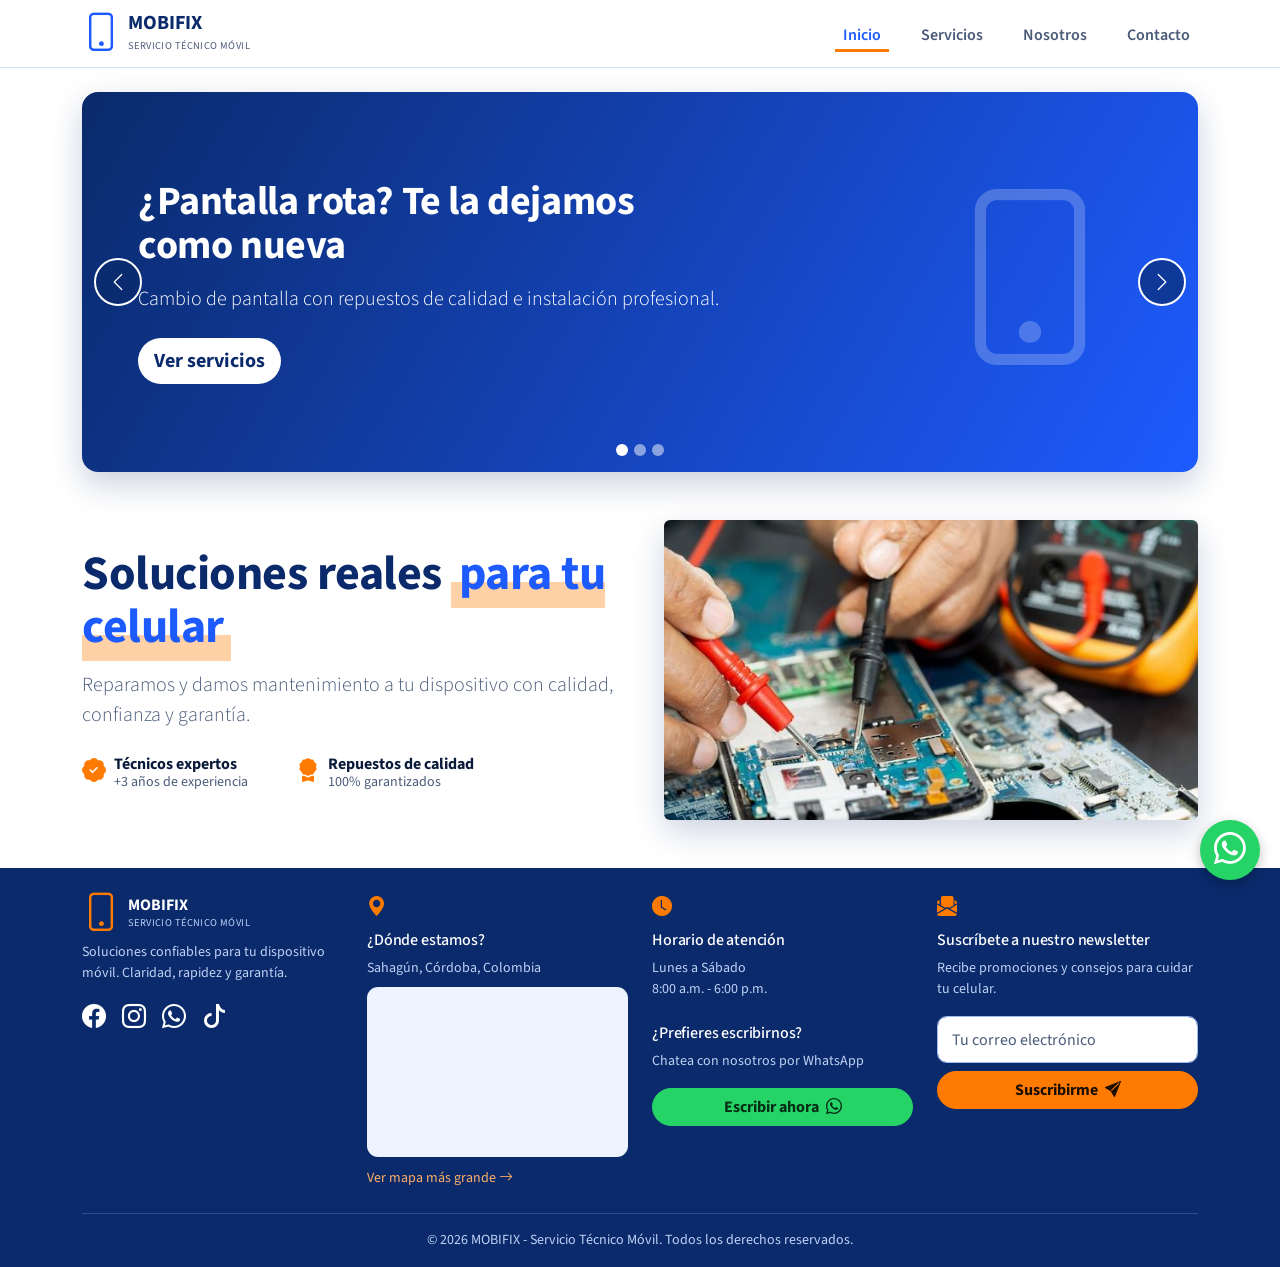
<file: index.html>
<!DOCTYPE html>
<html lang="es" data-bs-theme="light">
<head>
  <meta charset="UTF-8">
  <meta name="viewport" content="width=device-width, initial-scale=1">
  <title>MobiFix | Servicio Técnico Móvil</title>
  <meta name="description" content="Reparación y mantenimiento de celulares en Sahagún, Córdoba. Técnicos expertos, repuestos de calidad y garantía.">

  <link rel="stylesheet" href="css/bootstrap.css">
  <link rel="stylesheet" href="https://cdn.jsdelivr.net/npm/bootstrap-icons@1.11.3/font/bootstrap-icons.min.css">
  <link rel="stylesheet" href="css/estilos.css">
</head>
<body class="d-flex flex-column min-vh-100">

  <header class="site-header border-bottom">
    <nav class="navbar navbar-expand-lg">
      <div class="container">

        <a class="navbar-brand d-flex align-items-center gap-2" href="index.html">
          <i class="bi bi-phone brand-icon"></i>
          <span class="lh-1">
            <span class="d-block fw-bold">MOBIFIX</span>
            <small class="brand-sub">SERVICIO TÉCNICO MÓVIL</small>
          </span>
        </a>
        <button class="navbar-toggler border-0" type="button" data-bs-toggle="offcanvas"
                data-bs-target="#menuMovil" aria-controls="menuMovil" aria-label="Abrir menú">
          <i class="bi bi-list fs-1"></i>
        </button>
        <ul class="navbar-nav ms-auto d-none d-lg-flex flex-row gap-4">
          <li class="nav-item"><a class="nav-link active" aria-current="page" href="index.html">Inicio</a></li>
          <li class="nav-item"><a class="nav-link" href="index_servicios.html">Servicios</a></li>
          <li class="nav-item"><a class="nav-link" href="index_informacion.html">Nosotros</a></li>
          <li class="nav-item"><a class="nav-link" href="index_contacto.html">Contacto</a></li>
        </ul>
      </div>
    </nav>
  </header>

  <div class="offcanvas offcanvas-top menu-movil" tabindex="-1" id="menuMovil" aria-labelledby="menuMovilTitulo">
    <div class="offcanvas-header border-bottom">
      <div class="d-flex align-items-center gap-2" id="menuMovilTitulo">
        <i class="bi bi-phone brand-icon"></i>
        <span class="lh-1">
          <span class="d-block fw-bold">MOBIFIX</span>
          <small class="brand-sub">SERVICIO TÉCNICO MÓVIL</small>
        </span>
      </div>
      <button type="button" class="btn-close" data-bs-dismiss="offcanvas" aria-label="Cerrar menú"></button>
    </div>
    <div class="offcanvas-body p-0">
      <ul class="list-group list-group-flush">
        <li class="list-group-item"><a href="index.html"><i class="bi bi-house-door-fill"></i> Inicio</a></li>
        <li class="list-group-item"><a href="index_servicios.html"><i class="bi bi-wrench-adjustable"></i> Servicios</a></li>
        <li class="list-group-item"><a href="index_informacion.html"><i class="bi bi-people-fill"></i> Nosotros</a></li>
        <li class="list-group-item"><a href="index_contacto.html"><i class="bi bi-envelope-fill"></i> Contacto</a></li>
      </ul>
    </div>
  </div>

  <main class="flex-grow-1">
    <section class="container pt-4" aria-label="Destacados">
      <div id="carruselInicio" class="carousel slide carrusel-inicio" data-bs-ride="carousel" data-bs-interval="3000">
        <div class="carousel-indicators">
          <button type="button" data-bs-target="#carruselInicio" data-bs-slide-to="0" class="active" aria-current="true" aria-label="Slide 1"></button>
          <button type="button" data-bs-target="#carruselInicio" data-bs-slide-to="1" aria-label="Slide 2"></button>
          <button type="button" data-bs-target="#carruselInicio" data-bs-slide-to="2" aria-label="Slide 3"></button>
        </div>

        <div class="carousel-inner">

          <div class="carousel-item active">
            <div class="diapositiva slide-1">
              <div class="col-md-7">
                <h2 class="display-6 mb-3">¿Pantalla rota? Te la dejamos como nueva</h2>
                <p class="lead mb-4">Cambio de pantalla con repuestos de calidad e instalación profesional.</p>
                <a href="index_servicios.html" class="btn btn-slide btn-lg">Ver servicios</a>
              </div>
              <i class="bi bi-phone slide-icono d-none d-md-block"></i>
            </div>
          </div>

          <div class="carousel-item">
            <div class="diapositiva slide-2">
              <div class="col-md-7">
                <h2 class="display-6 mb-3">Una batería que vuelve a durar todo el día</h2>
                <p class="lead mb-4">Cambiamos tu batería y revisamos el sistema de carga para que rinda como el primer día.</p>
                <a href="index_contacto.html" class="btn btn-slide btn-lg">Solicitar servicio</a>
              </div>
              <i class="bi bi-battery-charging slide-icono d-none d-md-block"></i>
            </div>
          </div>

          <div class="carousel-item">
            <div class="diapositiva slide-3">
              <div class="col-md-7">
                <h2 class="display-6 mb-3">Diagnóstico técnico sin compromiso</h2>
                <p class="lead mb-4">Te explicamos la falla con claridad y el precio estimado antes de reparar.</p>
                <a href="https://wa.me/573225640018" class="btn btn-slide btn-lg" target="_blank" rel="noopener">Escribir por WhatsApp</a>
              </div>
              <i class="bi bi-clipboard2-pulse slide-icono d-none d-md-block"></i>
            </div>
          </div>

        </div>

        <button class="carousel-control-prev" type="button" data-bs-target="#carruselInicio" data-bs-slide="prev">
          <span class="carousel-control-prev-icon" aria-hidden="true"></span>
          <span class="visually-hidden">Anterior</span>
        </button>
        <button class="carousel-control-next" type="button" data-bs-target="#carruselInicio" data-bs-slide="next">
          <span class="carousel-control-next-icon" aria-hidden="true"></span>
          <span class="visually-hidden">Siguiente</span>
        </button>
      </div>
    </section>

    <section class="hero container py-5">
      <div class="row align-items-center g-4 g-lg-5">

        <div class="col-lg-6">
          <h1 class="display-5 fw-bold mb-3">
            Soluciones reales <span class="text-acento">para tu celular</span>
          </h1>
          <p class="lead text-secondary mb-4">
            Reparamos y damos mantenimiento a tu dispositivo con calidad, confianza y garantía.
          </p>

          <ul class="list-unstyled d-flex flex-column flex-sm-row gap-3 gap-sm-5 mb-0">
            <li class="d-flex align-items-start gap-2">
              <i class="bi bi-patch-check-fill fs-4"></i>
              <div class="lh-sm">
                <strong>Técnicos expertos</strong>
                <small class="d-block text-secondary">+3 años de experiencia</small>
              </div>
            </li>
            <li class="d-flex align-items-start gap-2">
              <i class="bi bi-award-fill fs-4"></i>
              <div class="lh-sm">
                <strong>Repuestos de calidad</strong>
                <small class="d-block text-secondary">100% garantizados</small>
              </div>
            </li>
          </ul>
        </div>

        <div class="col-lg-6">
          <img src="img/imagen_inicio.jpg" class="img-fluid rounded hero-foto" alt="Técnico reparando un celular">
        </div>

      </div>
    </section>
  </main>

  <footer class="site-footer border-top pt-4">
    <div class="container">
      <div class="row g-4 pb-4">

        <div class="col-12 col-md-6 col-lg-3">
          <div class="d-flex align-items-center gap-2 mb-2">
            <i class="bi bi-phone brand-icon"></i>
            <span class="lh-1">
              <span class="d-block fw-bold">MOBIFIX</span>
              <small class="brand-sub">SERVICIO TÉCNICO MÓVIL</small>
            </span>
          </div>
          <p class="small text-secondary mb-3">
            Soluciones confiables para tu dispositivo móvil. Claridad, rapidez y garantía.
          </p>
          <div class="redes d-flex gap-3 fs-4">
            <a href="#" aria-label="Facebook"><i class="bi bi-facebook"></i></a>
            <a href="#" aria-label="Instagram"><i class="bi bi-instagram"></i></a>
            <a href="#" aria-label="WhatsApp"><i class="bi bi-whatsapp"></i></a>
            <a href="#" aria-label="TikTok"><i class="bi bi-tiktok"></i></a>
          </div>
        </div>

        <div class="col-12 col-md-6 col-lg-3">
          <i class="bi bi-geo-alt-fill fs-5"></i>
          <h2 class="h6 mt-2">¿Dónde estamos?</h2>
          <p class="small text-secondary mb-2">Sahagún, Córdoba, Colombia</p>
          <iframe class="mapa-osm mb-2"
                  title="Ubicación de MobiFix en Sahagún, Córdoba (OpenStreetMap)"
                  src="https://www.openstreetmap.org/export/embed.html?bbox=-75.4636%2C8.9286%2C-75.4236%2C8.9686&amp;layer=mapnik&amp;marker=8.9486%2C-75.4436"
                  loading="lazy"></iframe>
          <a class="small" href="https://www.openstreetmap.org/?mlat=8.9486&amp;mlon=-75.4436#map=15/8.9486/-75.4436" target="_blank" rel="noopener">
            Ver mapa más grande <i class="bi bi-arrow-right"></i>
          </a>
        </div>

        <div class="col-12 col-md-6 col-lg-3">
          <i class="bi bi-clock-fill fs-5"></i>
          <h2 class="h6 mt-2">Horario de atención</h2>
          <p class="small text-secondary mb-4">Lunes a Sábado<br>8:00 a.m. - 6:00 p.m.</p>

          <h2 class="h6">¿Prefieres escribirnos?</h2>
          <p class="small text-secondary">Chatea con nosotros por WhatsApp</p>
          <a class="btn btn-whatsapp w-100" href="https://wa.me/573225640018" target="_blank" rel="noopener">
            Escribir ahora <i class="bi bi-whatsapp ms-1"></i>
          </a>
        </div>

        <div class="col-12 col-md-6 col-lg-3">
          <i class="bi bi-envelope-paper-fill fs-5"></i>
          <h2 class="h6 mt-2">Suscríbete a nuestro newsletter</h2>
          <p class="small text-secondary">Recibe promociones y consejos para cuidar tu celular.</p>
          <form class="newsletter-form" data-web3forms
                data-asunto="Nueva suscripción al newsletter de MobiFix"
                data-exito="¡Listo! Te suscribiste a nuestro newsletter.">
            <label for="newsletter-correo" class="visually-hidden">Correo electrónico</label>
            <input type="email" class="form-control mb-2" id="newsletter-correo" name="email"
                   placeholder="Tu correo electrónico" autocomplete="email" required>
            <input type="checkbox" name="botcheck" class="d-none" tabindex="-1" autocomplete="off">
            <button type="submit" class="btn btn-acento w-100">
              Suscribirme <i class="bi bi-send-fill ms-1"></i>
            </button>
            <div class="form-estado" role="status" aria-live="polite"></div>
          </form>
        </div>

      </div>

      <div class="border-top py-3 text-center small text-secondary">
        © 2026 MOBIFIX - Servicio Técnico Móvil. Todos los derechos reservados.
      </div>
    </div>
  </footer>

  <a href="https://wa.me/573225640018?text=Hola%2C%20quisiera%20información%20sobre%20una%20reparación"
     class="whatsapp-flotante" target="_blank" rel="noopener" aria-label="Escríbenos por WhatsApp">
    <i class="bi bi-whatsapp"></i>
  </a>

  <button type="button" class="btn-subir" id="btnSubir" aria-label="Volver arriba">
    <i class="bi bi-arrow-up"></i>
  </button>

  <script src="js/bootstrap.bundle.js"></script>
  <script src="js/app.js"></script>
</body>
</html>
</file>
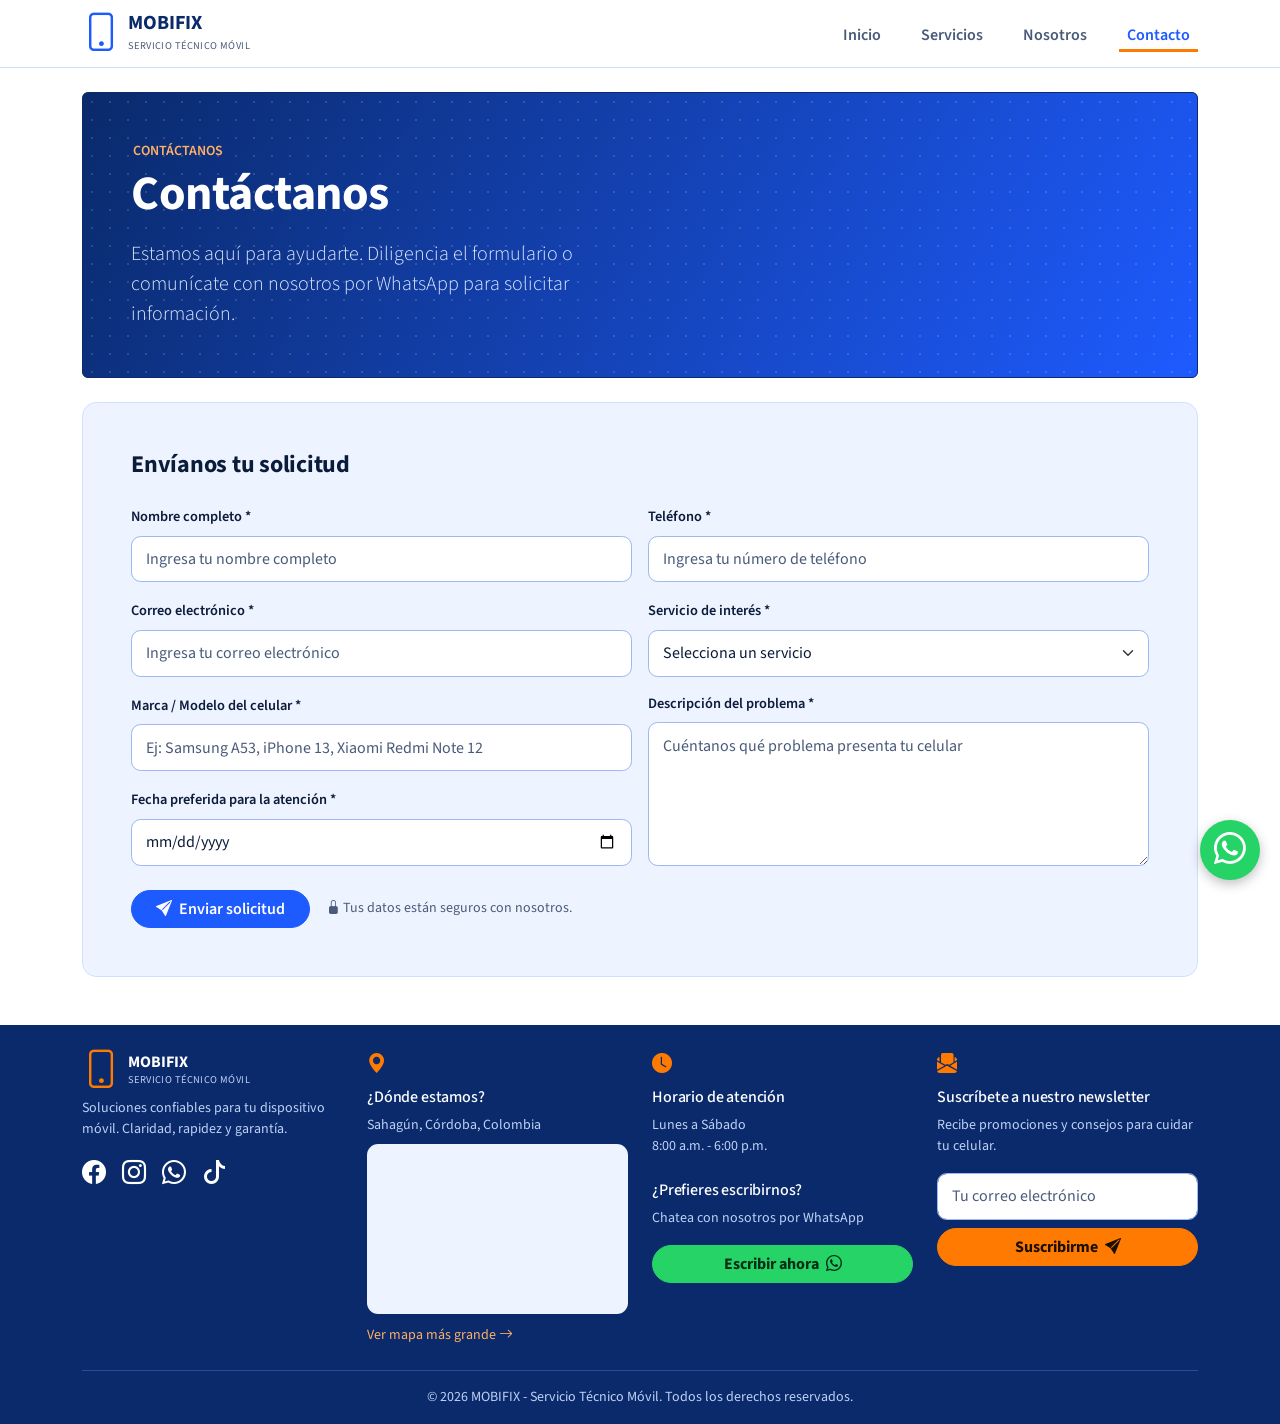
<file: index_contacto.html>
<!DOCTYPE html>
<html lang="es" data-bs-theme="light">
<head>
  <meta charset="UTF-8">
  <meta name="viewport" content="width=device-width, initial-scale=1">
  <title>Contacto | MobiFix</title>
  <meta name="description" content="Solicita una revisión técnica para tu celular en MobiFix, Sahagún, Córdoba, o escríbenos por WhatsApp.">

  <link rel="stylesheet" href="css/bootstrap.css">
  <link rel="stylesheet" href="https://cdn.jsdelivr.net/npm/bootstrap-icons@1.11.3/font/bootstrap-icons.min.css">
  <link rel="stylesheet" href="css/estilos.css">
</head>
<body class="d-flex flex-column min-vh-100">

  <header class="site-header border-bottom">
    <nav class="navbar navbar-expand-lg">
      <div class="container">

        <a class="navbar-brand d-flex align-items-center gap-2" href="index.html">
          <i class="bi bi-phone brand-icon"></i>
          <span class="lh-1">
            <span class="d-block fw-bold">MOBIFIX</span>
            <small class="brand-sub">SERVICIO TÉCNICO MÓVIL</small>
          </span>
        </a>

        <button class="navbar-toggler border-0" type="button" data-bs-toggle="offcanvas"
                data-bs-target="#menuMovil" aria-controls="menuMovil" aria-label="Abrir menú">
          <i class="bi bi-list fs-1"></i>
        </button>

        <ul class="navbar-nav ms-auto d-none d-lg-flex flex-row gap-4">
          <li class="nav-item"><a class="nav-link" href="index.html">Inicio</a></li>
          <li class="nav-item"><a class="nav-link" href="index_servicios.html">Servicios</a></li>
          <li class="nav-item"><a class="nav-link" href="index_informacion.html">Nosotros</a></li>
          <li class="nav-item"><a class="nav-link active" aria-current="page" href="index_contacto.html">Contacto</a></li>
        </ul>
      </div>
    </nav>
  </header>

  <div class="offcanvas offcanvas-top menu-movil" tabindex="-1" id="menuMovil" aria-labelledby="menuMovilTitulo">
    <div class="offcanvas-header border-bottom">
      <div class="d-flex align-items-center gap-2" id="menuMovilTitulo">
        <i class="bi bi-phone brand-icon"></i>
        <span class="lh-1">
          <span class="d-block fw-bold">MOBIFIX</span>
          <small class="brand-sub">SERVICIO TÉCNICO MÓVIL</small>
        </span>
      </div>
      <button type="button" class="btn-close" data-bs-dismiss="offcanvas" aria-label="Cerrar menú"></button>
    </div>
    <div class="offcanvas-body p-0">
      <ul class="list-group list-group-flush">
        <li class="list-group-item"><a href="index.html"><i class="bi bi-house-door-fill"></i> Inicio</a></li>
        <li class="list-group-item"><a href="index_servicios.html"><i class="bi bi-wrench-adjustable"></i> Servicios</a></li>
        <li class="list-group-item"><a href="index_informacion.html"><i class="bi bi-people-fill"></i> Nosotros</a></li>
        <li class="list-group-item"><a href="index_contacto.html"><i class="bi bi-envelope-fill"></i> Contacto</a></li>
      </ul>
    </div>
  </div>

  <main class="flex-grow-1">


    <section class="container py-4">
      <div class="portada-nosotros rounded border p-4 p-lg-5">
        <p class="text-acento fw-semibold small text-uppercase mb-1">Contáctanos</p>
        <h1 class="display-5 fw-bold mb-3">Contáctanos</h1>
        <p class="lead text-secondary mb-0 col-lg-6 px-0">
          Estamos aquí para ayudarte. Diligencia el formulario o comunícate con nosotros por WhatsApp para solicitar información.
        </p>
      </div>
    </section>

    <section class="container pb-5">
      <div class="card tarjeta">
        <div class="card-body p-4 p-lg-5">
          <h2 class="h4 fw-bold mb-4">Envíanos tu solicitud</h2>

          <form action="https://api.web3forms.com/submit" method="POST" id="formularioContacto" data-web3forms
                data-asunto="Nueva solicitud de servicio desde la web de MobiFix"
                data-exito="¡Solicitud enviada! Te responderemos muy pronto.">
            <div class="row g-3">

              <div class="col-md-6 d-flex flex-column gap-3">
                <div>
                  <label for="nombre" class="form-label">Nombre completo *</label>
                  <input type="text" class="form-control" id="nombre" name="name"
                         placeholder="Ingresa tu nombre completo" autocomplete="name" required>
                </div>
                <div>
                  <label for="correo" class="form-label">Correo electrónico *</label>
                  <input type="email" class="form-control" id="correo" name="email"
                         placeholder="Ingresa tu correo electrónico" autocomplete="email" required>
                </div>
                <div>
                  <label for="modelo" class="form-label">Marca / Modelo del celular *</label>
                  <input type="text" class="form-control" id="modelo" name="modelo"
                         placeholder="Ej: Samsung A53, iPhone 13, Xiaomi Redmi Note 12" required>
                </div>
                <div>
                  <label for="fecha" class="form-label">Fecha preferida para la atención *</label>
                  <input type="date" class="form-control" id="fecha" name="fecha" required>
                </div>
              </div>

              <div class="col-md-6 d-flex flex-column gap-3">
                <div>
                  <label for="telefono" class="form-label">Teléfono *</label>
                  <input type="tel" class="form-control" id="telefono" name="telefono"
                         placeholder="Ingresa tu número de teléfono" autocomplete="tel" required>
                </div>
                <div>
                  <label for="servicio" class="form-label">Servicio de interés *</label>
                  <select class="form-select" id="servicio" name="servicio" required>
                    <option value="" selected disabled>Selecciona un servicio</option>
                    <option value="pantalla">Cambio de pantalla</option>
                    <option value="bateria">Cambio de batería</option>
                    <option value="puerto">Puerto de carga</option>
                    <option value="software">Software</option>
                    <option value="diagnostico">Diagnóstico técnico</option>
                    <option value="mantenimiento">Mantenimiento</option>
                    <option value="otro">Otro</option>
                  </select>
                </div>
                <div class="flex-grow-1 d-flex flex-column">
                  <label for="descripcion" class="form-label">Descripción del problema *</label>
                  <textarea class="form-control flex-grow-1" id="descripcion" name="descripcion" rows="5"
                            placeholder="Cuéntanos qué problema presenta tu celular" required></textarea>
                </div>
              </div>

            </div>

            <div class="d-flex flex-column flex-sm-row align-items-sm-center gap-3 mt-4">
              <button type="submit" class="btn btn-dark px-4">
                <i class="bi bi-send-fill me-1"></i> Enviar solicitud
              </button>
              <small class="text-secondary"><i class="bi bi-lock-fill"></i> Tus datos están seguros con nosotros.</small>
            </div>
            <input type="checkbox" name="botcheck" class="d-none" tabindex="-1" autocomplete="off">
            <div class="form-estado" role="status" aria-live="polite"></div>
          </form>

        </div>
      </div>
    </section>
  </main>

  <footer class="site-footer border-top pt-4">
    <div class="container">
      <div class="row g-4 pb-4">

        <div class="col-12 col-md-6 col-lg-3">
          <div class="d-flex align-items-center gap-2 mb-2">
            <i class="bi bi-phone brand-icon"></i>
            <span class="lh-1">
              <span class="d-block fw-bold">MOBIFIX</span>
              <small class="brand-sub">SERVICIO TÉCNICO MÓVIL</small>
            </span>
          </div>
          <p class="small text-secondary mb-3">
            Soluciones confiables para tu dispositivo móvil. Claridad, rapidez y garantía.
          </p>
          <div class="redes d-flex gap-3 fs-4">
            <a href="#" aria-label="Facebook"><i class="bi bi-facebook"></i></a>
            <a href="#" aria-label="Instagram"><i class="bi bi-instagram"></i></a>
            <a href="#" aria-label="WhatsApp"><i class="bi bi-whatsapp"></i></a>
            <a href="#" aria-label="TikTok"><i class="bi bi-tiktok"></i></a>
          </div>
        </div>

        <div class="col-12 col-md-6 col-lg-3">
          <i class="bi bi-geo-alt-fill fs-5"></i>
          <h2 class="h6 mt-2">¿Dónde estamos?</h2>
          <p class="small text-secondary mb-2">Sahagún, Córdoba, Colombia</p>
          <iframe class="mapa-osm mb-2"
                  title="Ubicación de MobiFix en Sahagún, Córdoba (OpenStreetMap)"
                  src="https://www.openstreetmap.org/export/embed.html?bbox=-75.4636%2C8.9286%2C-75.4236%2C8.9686&amp;layer=mapnik&amp;marker=8.9486%2C-75.4436"
                  loading="lazy"></iframe>
          <a class="small" href="https://www.openstreetmap.org/?mlat=8.9486&amp;mlon=-75.4436#map=15/8.9486/-75.4436" target="_blank" rel="noopener">
            Ver mapa más grande <i class="bi bi-arrow-right"></i>
          </a>
        </div>

        <div class="col-12 col-md-6 col-lg-3">
          <i class="bi bi-clock-fill fs-5"></i>
          <h2 class="h6 mt-2">Horario de atención</h2>
          <p class="small text-secondary mb-4">Lunes a Sábado<br>8:00 a.m. - 6:00 p.m.</p>

          <h2 class="h6">¿Prefieres escribirnos?</h2>
          <p class="small text-secondary">Chatea con nosotros por WhatsApp</p>
          <a class="btn btn-whatsapp w-100" href="https://wa.me/573225640018" target="_blank" rel="noopener">
            Escribir ahora <i class="bi bi-whatsapp ms-1"></i>
          </a>
        </div>

        <div class="col-12 col-md-6 col-lg-3">
          <i class="bi bi-envelope-paper-fill fs-5"></i>
          <h2 class="h6 mt-2">Suscríbete a nuestro newsletter</h2>
          <p class="small text-secondary">Recibe promociones y consejos para cuidar tu celular.</p>
          <form class="newsletter-form" data-web3forms
                data-asunto="Nueva suscripción al newsletter de MobiFix"
                data-exito="¡Listo! Te suscribiste a nuestro newsletter.">
            <label for="newsletter-correo" class="visually-hidden">Correo electrónico</label>
            <input type="email" class="form-control mb-2" id="newsletter-correo" name="email"
                   placeholder="Tu correo electrónico" autocomplete="email" required>
            <input type="checkbox" name="botcheck" class="d-none" tabindex="-1" autocomplete="off">
            <button type="submit" class="btn btn-acento w-100">
              Suscribirme <i class="bi bi-send-fill ms-1"></i>
            </button>
            <div class="form-estado" role="status" aria-live="polite"></div>
          </form>
        </div>

      </div>

      <div class="border-top py-3 text-center small text-secondary">
        © 2026 MOBIFIX - Servicio Técnico Móvil. Todos los derechos reservados.
      </div>
    </div>
  </footer>

  <a href="https://wa.me/573225640018?text=Hola%2C%20quisiera%20información%20sobre%20una%20reparación"
     class="whatsapp-flotante" target="_blank" rel="noopener" aria-label="Escríbenos por WhatsApp">
    <i class="bi bi-whatsapp"></i>
  </a>

  <button type="button" class="btn-subir" id="btnSubir" aria-label="Volver arriba">
    <i class="bi bi-arrow-up"></i>
  </button>

  <script src="js/bootstrap.bundle.js"></script>
  <script src="js/app.js"></script>
</body>
</html>
</file>
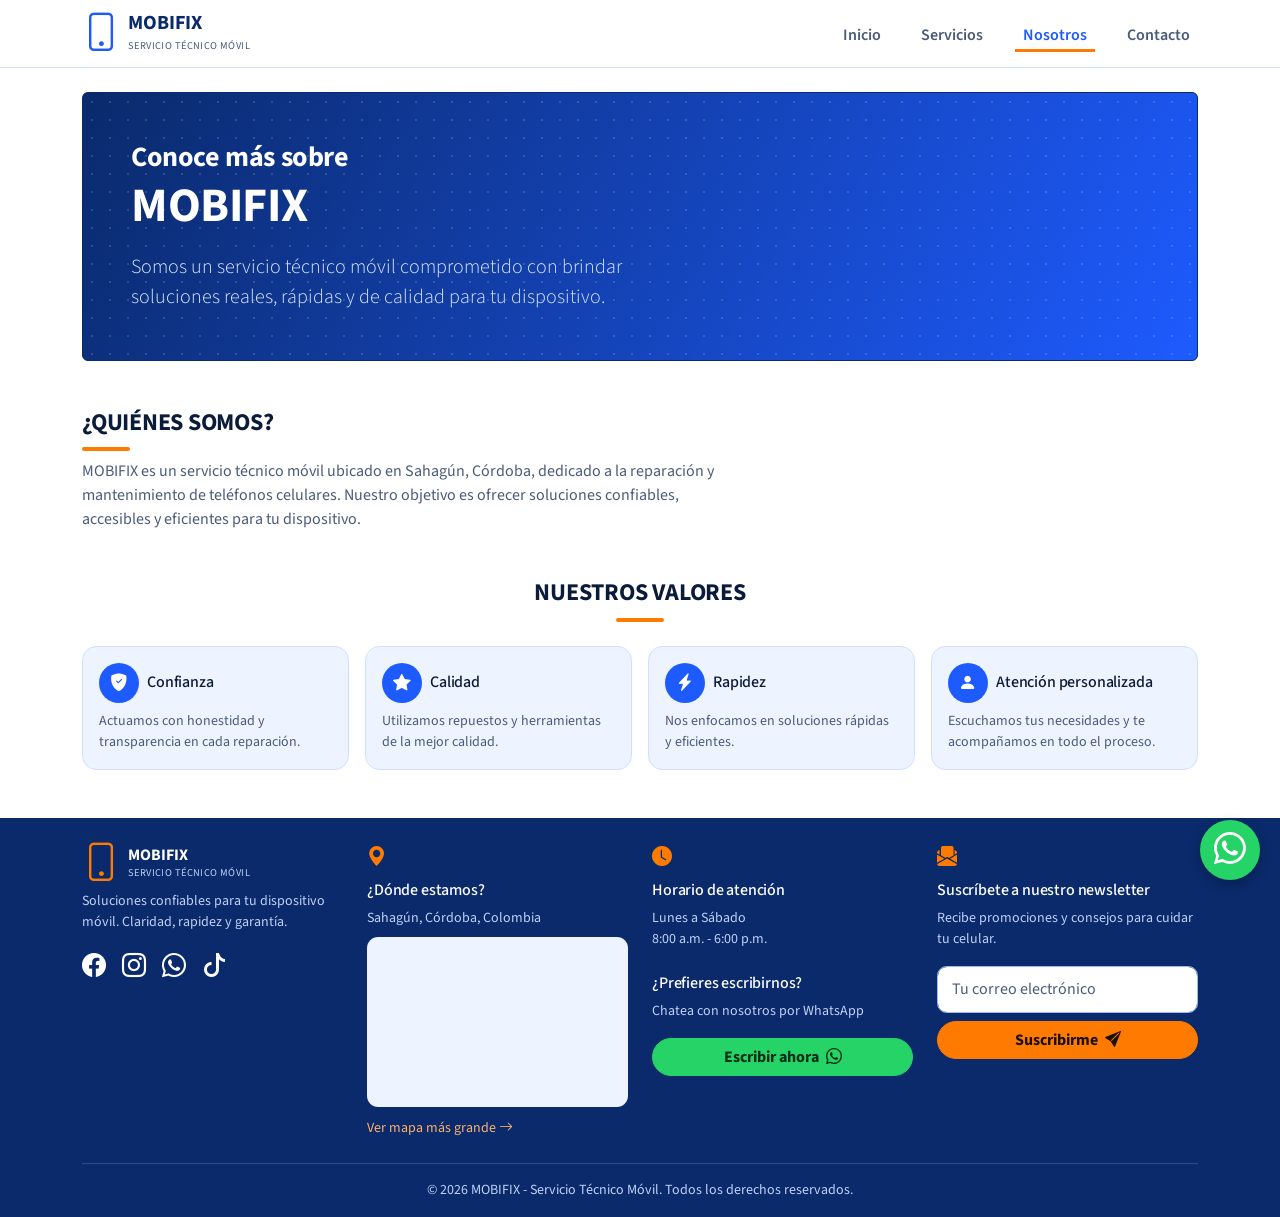
<file: index_informacion.html>
<!DOCTYPE html>
<html lang="es" data-bs-theme="light">
<head>
  <meta charset="UTF-8">
  <meta name="viewport" content="width=device-width, initial-scale=1">
  <title>Nosotros | MobiFix</title>
  <meta name="description" content="Conoce MobiFix, servicio técnico móvil en Sahagún, Córdoba: quiénes somos y nuestros valores.">

  <link rel="stylesheet" href="css/bootstrap.css">
  <link rel="stylesheet" href="https://cdn.jsdelivr.net/npm/bootstrap-icons@1.11.3/font/bootstrap-icons.min.css">
  <link rel="stylesheet" href="css/estilos.css">
</head>
<body class="d-flex flex-column min-vh-100">

  <header class="site-header border-bottom">
    <nav class="navbar navbar-expand-lg">
      <div class="container">

        <a class="navbar-brand d-flex align-items-center gap-2" href="index.html">
          <i class="bi bi-phone brand-icon"></i>
          <span class="lh-1">
            <span class="d-block fw-bold">MOBIFIX</span>
            <small class="brand-sub">SERVICIO TÉCNICO MÓVIL</small>
          </span>
        </a>

        <button class="navbar-toggler border-0" type="button" data-bs-toggle="offcanvas"
                data-bs-target="#menuMovil" aria-controls="menuMovil" aria-label="Abrir menú">
          <i class="bi bi-list fs-1"></i>
        </button>

        <ul class="navbar-nav ms-auto d-none d-lg-flex flex-row gap-4">
          <li class="nav-item"><a class="nav-link" href="index.html">Inicio</a></li>
          <li class="nav-item"><a class="nav-link" href="index_servicios.html">Servicios</a></li>
          <li class="nav-item"><a class="nav-link active" aria-current="page" href="index_informacion.html">Nosotros</a></li>
          <li class="nav-item"><a class="nav-link" href="index_contacto.html">Contacto</a></li>
        </ul>
      </div>
    </nav>
  </header>

  <div class="offcanvas offcanvas-top menu-movil" tabindex="-1" id="menuMovil" aria-labelledby="menuMovilTitulo">
    <div class="offcanvas-header border-bottom">
      <div class="d-flex align-items-center gap-2" id="menuMovilTitulo">
        <i class="bi bi-phone brand-icon"></i>
        <span class="lh-1">
          <span class="d-block fw-bold">MOBIFIX</span>
          <small class="brand-sub">SERVICIO TÉCNICO MÓVIL</small>
        </span>
      </div>
      <button type="button" class="btn-close" data-bs-dismiss="offcanvas" aria-label="Cerrar menú"></button>
    </div>
    <div class="offcanvas-body p-0">
      <ul class="list-group list-group-flush">
        <li class="list-group-item"><a href="index.html"><i class="bi bi-house-door-fill"></i> Inicio</a></li>
        <li class="list-group-item"><a href="index_servicios.html"><i class="bi bi-wrench-adjustable"></i> Servicios</a></li>
        <li class="list-group-item"><a href="index_informacion.html"><i class="bi bi-people-fill"></i> Nosotros</a></li>
        <li class="list-group-item"><a href="index_contacto.html"><i class="bi bi-envelope-fill"></i> Contacto</a></li>
      </ul>
    </div>
  </div>

  <main class="flex-grow-1">

    <section class="container py-4">
      <div class="portada-nosotros rounded border p-4 p-lg-5">
        <h1 class="fw-bold mb-3">
          <span class="d-block h3 fw-bold mb-1">Conoce más sobre</span>
          <span class="display-5 fw-bold">MOBIFIX</span>
        </h1>
        <p class="lead text-secondary mb-0 col-lg-6 px-0">
          Somos un servicio técnico móvil comprometido con brindar soluciones reales, rápidas y de calidad para tu dispositivo.
        </p>
      </div>
    </section>

    <section class="container py-4">
      <h2 class="h4 fw-bold text-uppercase">¿Quiénes somos?</h2>
      <p class="text-secondary col-lg-7 px-0 mb-0">
        MOBIFIX es un servicio técnico móvil ubicado en Sahagún, Córdoba, dedicado a la reparación y mantenimiento de teléfonos celulares. Nuestro objetivo es ofrecer soluciones confiables, accesibles y eficientes para tu dispositivo.
      </p>
    </section>

    <section class="container py-4 pb-5">
      <h2 class="h4 fw-bold text-uppercase text-center text-lg-center mb-4">Nuestros valores</h2>
      <div class="row g-3">

        <div class="col-12 col-md-6 col-lg-3">
          <div class="card tarjeta h-100">
            <div class="card-body">
              <h3 class="h6 d-flex align-items-center gap-2 mb-2"><i class="bi bi-shield-fill-check fs-4"></i> Confianza</h3>
              <p class="small text-secondary mb-0">Actuamos con honestidad y transparencia en cada reparación.</p>
            </div>
          </div>
        </div>

        <div class="col-12 col-md-6 col-lg-3">
          <div class="card tarjeta h-100">
            <div class="card-body">
              <h3 class="h6 d-flex align-items-center gap-2 mb-2"><i class="bi bi-star-fill fs-4"></i> Calidad</h3>
              <p class="small text-secondary mb-0">Utilizamos repuestos y herramientas de la mejor calidad.</p>
            </div>
          </div>
        </div>

        <div class="col-12 col-md-6 col-lg-3">
          <div class="card tarjeta h-100">
            <div class="card-body">
              <h3 class="h6 d-flex align-items-center gap-2 mb-2"><i class="bi bi-lightning-charge-fill fs-4"></i> Rapidez</h3>
              <p class="small text-secondary mb-0">Nos enfocamos en soluciones rápidas y eficientes.</p>
            </div>
          </div>
        </div>

        <div class="col-12 col-md-6 col-lg-3">
          <div class="card tarjeta h-100">
            <div class="card-body">
              <h3 class="h6 d-flex align-items-center gap-2 mb-2"><i class="bi bi-person-fill fs-4"></i> Atención personalizada</h3>
              <p class="small text-secondary mb-0">Escuchamos tus necesidades y te acompañamos en todo el proceso.</p>
            </div>
          </div>
        </div>

      </div>
    </section>
  </main>

  <footer class="site-footer border-top pt-4">
    <div class="container">
      <div class="row g-4 pb-4">

        <div class="col-12 col-md-6 col-lg-3">
          <div class="d-flex align-items-center gap-2 mb-2">
            <i class="bi bi-phone brand-icon"></i>
            <span class="lh-1">
              <span class="d-block fw-bold">MOBIFIX</span>
              <small class="brand-sub">SERVICIO TÉCNICO MÓVIL</small>
            </span>
          </div>
          <p class="small text-secondary mb-3">
            Soluciones confiables para tu dispositivo móvil. Claridad, rapidez y garantía.
          </p>
          <div class="redes d-flex gap-3 fs-4">
            <a href="#" aria-label="Facebook"><i class="bi bi-facebook"></i></a>
            <a href="#" aria-label="Instagram"><i class="bi bi-instagram"></i></a>
            <a href="#" aria-label="WhatsApp"><i class="bi bi-whatsapp"></i></a>
            <a href="#" aria-label="TikTok"><i class="bi bi-tiktok"></i></a>
          </div>
        </div>

        <div class="col-12 col-md-6 col-lg-3">
          <i class="bi bi-geo-alt-fill fs-5"></i>
          <h2 class="h6 mt-2">¿Dónde estamos?</h2>
          <p class="small text-secondary mb-2">Sahagún, Córdoba, Colombia</p>
          <iframe class="mapa-osm mb-2"
                  title="Ubicación de MobiFix en Sahagún, Córdoba (OpenStreetMap)"
                  src="https://www.openstreetmap.org/export/embed.html?bbox=-75.4636%2C8.9286%2C-75.4236%2C8.9686&amp;layer=mapnik&amp;marker=8.9486%2C-75.4436"
                  loading="lazy"></iframe>
          <a class="small" href="https://www.openstreetmap.org/?mlat=8.9486&amp;mlon=-75.4436#map=15/8.9486/-75.4436" target="_blank" rel="noopener">
            Ver mapa más grande <i class="bi bi-arrow-right"></i>
          </a>
        </div>

        <div class="col-12 col-md-6 col-lg-3">
          <i class="bi bi-clock-fill fs-5"></i>
          <h2 class="h6 mt-2">Horario de atención</h2>
          <p class="small text-secondary mb-4">Lunes a Sábado<br>8:00 a.m. - 6:00 p.m.</p>

          <h2 class="h6">¿Prefieres escribirnos?</h2>
          <p class="small text-secondary">Chatea con nosotros por WhatsApp</p>
          <a class="btn btn-whatsapp w-100" href="https://wa.me/573225640018" target="_blank" rel="noopener">
            Escribir ahora <i class="bi bi-whatsapp ms-1"></i>
          </a>
        </div>

        <div class="col-12 col-md-6 col-lg-3">
          <i class="bi bi-envelope-paper-fill fs-5"></i>
          <h2 class="h6 mt-2">Suscríbete a nuestro newsletter</h2>
          <p class="small text-secondary">Recibe promociones y consejos para cuidar tu celular.</p>
          <form class="newsletter-form" data-web3forms
                data-asunto="Nueva suscripción al newsletter de MobiFix"
                data-exito="¡Listo! Te suscribiste a nuestro newsletter.">
            <label for="newsletter-correo" class="visually-hidden">Correo electrónico</label>
            <input type="email" class="form-control mb-2" id="newsletter-correo" name="email"
                   placeholder="Tu correo electrónico" autocomplete="email" required>
            <input type="checkbox" name="botcheck" class="d-none" tabindex="-1" autocomplete="off">
            <button type="submit" class="btn btn-acento w-100">
              Suscribirme <i class="bi bi-send-fill ms-1"></i>
            </button>
            <div class="form-estado" role="status" aria-live="polite"></div>
          </form>
        </div>

      </div>

      <div class="border-top py-3 text-center small text-secondary">
        © 2026 MOBIFIX - Servicio Técnico Móvil. Todos los derechos reservados.
      </div>
    </div>
  </footer>

  <a href="https://wa.me/573225640018?text=Hola%2C%20quisiera%20información%20sobre%20una%20reparación"
     class="whatsapp-flotante" target="_blank" rel="noopener" aria-label="Escríbenos por WhatsApp">
    <i class="bi bi-whatsapp"></i>
  </a>

  <button type="button" class="btn-subir" id="btnSubir" aria-label="Volver arriba">
    <i class="bi bi-arrow-up"></i>
  </button>

  <script src="js/bootstrap.bundle.js"></script>
  <script src="js/app.js"></script>
</body>
</html>
</file>
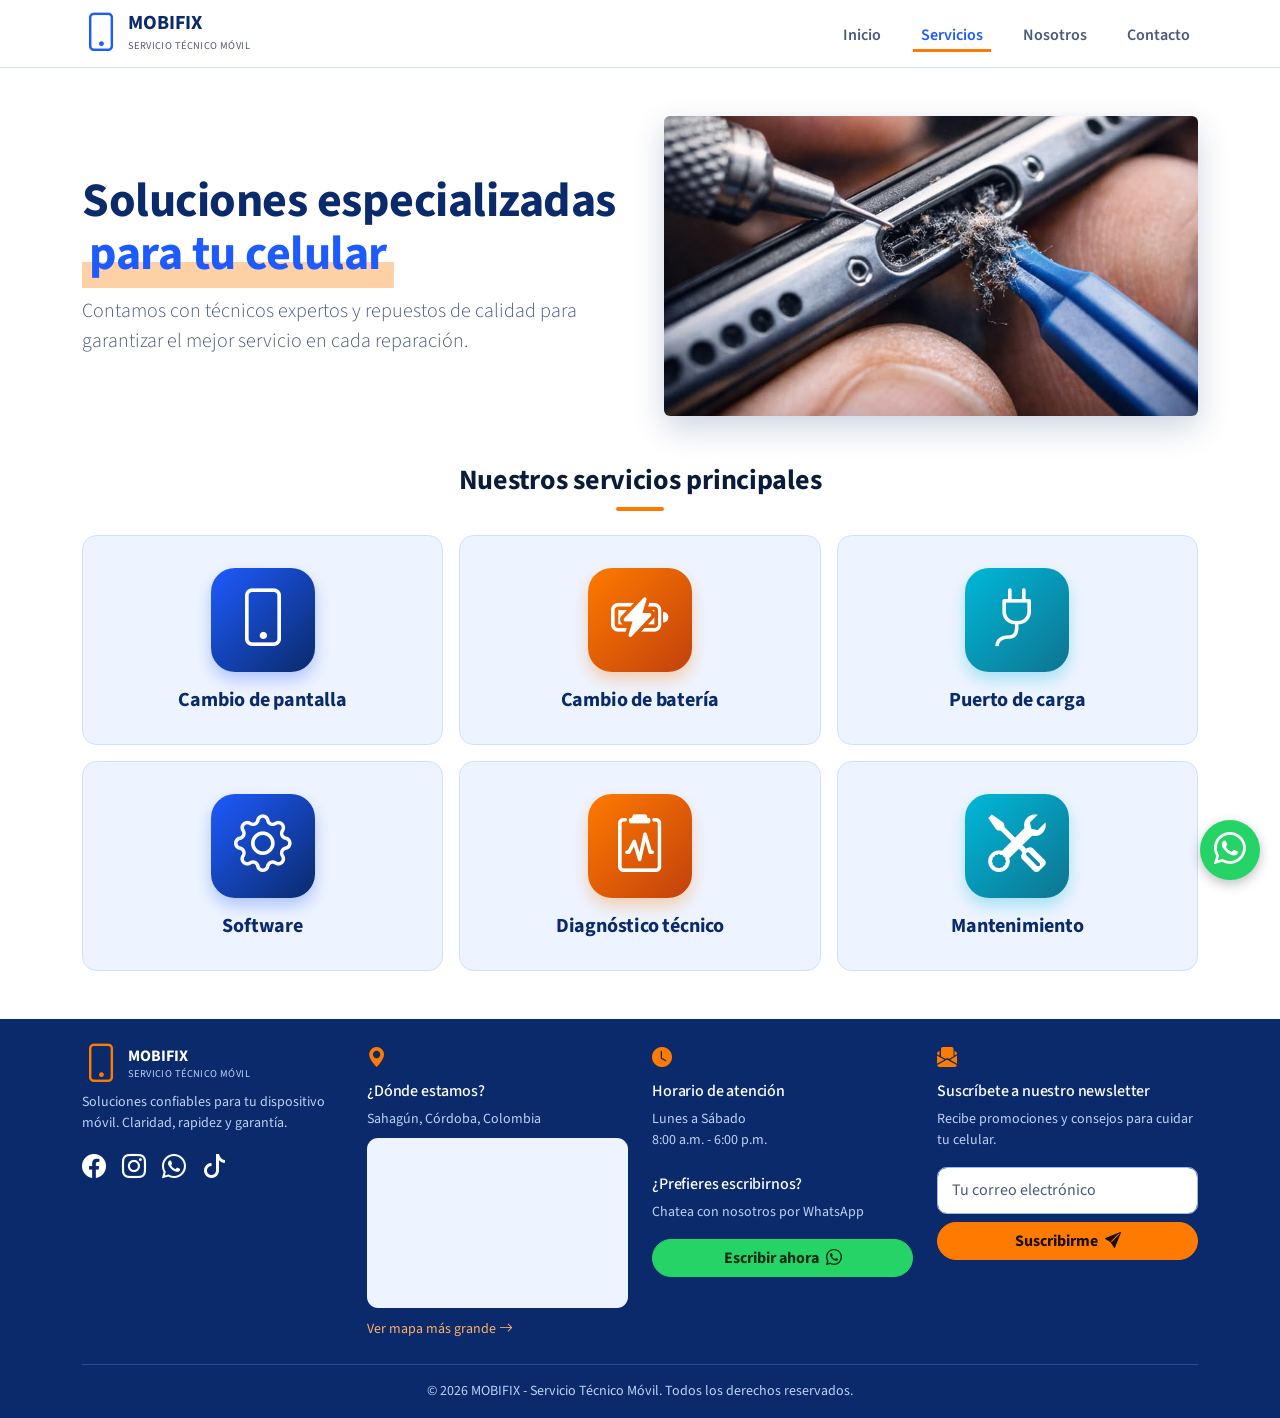
<file: index_servicios.html>
<!DOCTYPE html>
<html lang="es" data-bs-theme="light">
<head>
  <meta charset="UTF-8">
  <meta name="viewport" content="width=device-width, initial-scale=1">
  <title>Servicios | MobiFix</title>
  <meta name="description" content="Cambio de pantalla, batería, puerto de carga, software, diagnóstico y mantenimiento de celulares en Sahagún, Córdoba.">

  <link rel="stylesheet" href="css/bootstrap.css">
  <link rel="stylesheet" href="https://cdn.jsdelivr.net/npm/bootstrap-icons@1.11.3/font/bootstrap-icons.min.css">
  <link rel="stylesheet" href="css/estilos.css">
</head>
<body class="d-flex flex-column min-vh-100">

  <header class="site-header border-bottom">
    <nav class="navbar navbar-expand-lg">
      <div class="container">

        <a class="navbar-brand d-flex align-items-center gap-2" href="index.html">
          <i class="bi bi-phone brand-icon"></i>
          <span class="lh-1">
            <span class="d-block fw-bold">MOBIFIX</span>
            <small class="brand-sub">SERVICIO TÉCNICO MÓVIL</small>
          </span>
        </a>

        <button class="navbar-toggler border-0" type="button" data-bs-toggle="offcanvas"
                data-bs-target="#menuMovil" aria-controls="menuMovil" aria-label="Abrir menú">
          <i class="bi bi-list fs-1"></i>
        </button>

        <ul class="navbar-nav ms-auto d-none d-lg-flex flex-row gap-4">
          <li class="nav-item"><a class="nav-link" href="index.html">Inicio</a></li>
          <li class="nav-item"><a class="nav-link active" aria-current="page" href="index_servicios.html">Servicios</a></li>
          <li class="nav-item"><a class="nav-link" href="index_informacion.html">Nosotros</a></li>
          <li class="nav-item"><a class="nav-link" href="index_contacto.html">Contacto</a></li>
        </ul>
      </div>
    </nav>
  </header>


  <div class="offcanvas offcanvas-top menu-movil" tabindex="-1" id="menuMovil" aria-labelledby="menuMovilTitulo">
    <div class="offcanvas-header border-bottom">
      <div class="d-flex align-items-center gap-2" id="menuMovilTitulo">
        <i class="bi bi-phone brand-icon"></i>
        <span class="lh-1">
          <span class="d-block fw-bold">MOBIFIX</span>
          <small class="brand-sub">SERVICIO TÉCNICO MÓVIL</small>
        </span>
      </div>
      <button type="button" class="btn-close" data-bs-dismiss="offcanvas" aria-label="Cerrar menú"></button>
    </div>
    <div class="offcanvas-body p-0">
      <ul class="list-group list-group-flush">
        <li class="list-group-item"><a href="index.html"><i class="bi bi-house-door-fill"></i> Inicio</a></li>
        <li class="list-group-item"><a href="index_servicios.html"><i class="bi bi-wrench-adjustable"></i> Servicios</a></li>
        <li class="list-group-item"><a href="index_informacion.html"><i class="bi bi-people-fill"></i> Nosotros</a></li>
        <li class="list-group-item"><a href="index_contacto.html"><i class="bi bi-envelope-fill"></i> Contacto</a></li>
      </ul>
    </div>
  </div>

  <main class="flex-grow-1">

    <section class="hero container py-5">
      <div class="row align-items-center g-4 g-lg-5">
        <div class="col-lg-6">
          <h1 class="display-5 fw-bold mb-3">
            Soluciones especializadas <span class="text-acento">para tu celular</span>
          </h1>
          <p class="lead text-secondary mb-0">
            Contamos con técnicos expertos y repuestos de calidad para garantizar el mejor servicio en cada reparación.
          </p>
        </div>
        <div class="col-lg-6">
          <img src="img/imagen_servicio_principal.jpg" class="img-fluid rounded hero-foto-servicio" alt="Servicio técnico de celulares">
        </div>
      </div>
    </section>

    <section class="container pb-5">
      <h2 class="h3 fw-bold text-center mb-4">Nuestros servicios principales</h2>

      <div class="row g-3">
        <div class="col-6 col-lg-4">
          <div class="card tarjeta tarjeta-servicio h-100 text-center">
            <div class="card-body d-flex flex-column align-items-center justify-content-center gap-3">
              <span class="servicio-icono" aria-hidden="true"><i class="bi bi-phone"></i></span>
              <h3 class="h5 fw-bold mb-0">
                <a href="#" class="stretched-link text-decoration-none" data-bs-toggle="modal" data-bs-target="#modalPantalla">Cambio de pantalla</a>
              </h3>
            </div>
          </div>
        </div>

        <div class="col-6 col-lg-4">
          <div class="card tarjeta tarjeta-servicio h-100 text-center">
            <div class="card-body d-flex flex-column align-items-center justify-content-center gap-3">
              <span class="servicio-icono" aria-hidden="true"><i class="bi bi-battery-charging"></i></span>
              <h3 class="h5 fw-bold mb-0">
                <a href="#" class="stretched-link text-decoration-none" data-bs-toggle="modal" data-bs-target="#modalBateria">Cambio de batería</a>
              </h3>
            </div>
          </div>
        </div>

        <div class="col-6 col-lg-4">
          <div class="card tarjeta tarjeta-servicio h-100 text-center">
            <div class="card-body d-flex flex-column align-items-center justify-content-center gap-3">
              <span class="servicio-icono" aria-hidden="true"><i class="bi bi-plug"></i></span>
              <h3 class="h5 fw-bold mb-0">
                <a href="#" class="stretched-link text-decoration-none" data-bs-toggle="modal" data-bs-target="#modalPuerto">Puerto de carga</a>
              </h3>
            </div>
          </div>
        </div>

        <div class="col-6 col-lg-4">
          <div class="card tarjeta tarjeta-servicio h-100 text-center">
            <div class="card-body d-flex flex-column align-items-center justify-content-center gap-3">
              <span class="servicio-icono" aria-hidden="true"><i class="bi bi-gear"></i></span>
              <h3 class="h5 fw-bold mb-0">
                <a href="#" class="stretched-link text-decoration-none" data-bs-toggle="modal" data-bs-target="#modalSoftware">Software</a>
              </h3>
            </div>
          </div>
        </div>

        <div class="col-6 col-lg-4">
          <div class="card tarjeta tarjeta-servicio h-100 text-center">
            <div class="card-body d-flex flex-column align-items-center justify-content-center gap-3">
              <span class="servicio-icono" aria-hidden="true"><i class="bi bi-clipboard2-pulse"></i></span>
              <h3 class="h5 fw-bold mb-0">
                <a href="#" class="stretched-link text-decoration-none" data-bs-toggle="modal" data-bs-target="#modalDiagnostico">Diagnóstico técnico</a>
              </h3>
            </div>
          </div>
        </div>

        <div class="col-6 col-lg-4">
          <div class="card tarjeta tarjeta-servicio h-100 text-center">
            <div class="card-body d-flex flex-column align-items-center justify-content-center gap-3">
              <span class="servicio-icono" aria-hidden="true"><i class="bi bi-tools"></i></span>
              <h3 class="h5 fw-bold mb-0">
                <a href="#" class="stretched-link text-decoration-none" data-bs-toggle="modal" data-bs-target="#modalMantenimiento">Mantenimiento</a>
              </h3>
            </div>
          </div>
        </div>

      </div>
    </section>
  </main>

  <div class="modal fade" id="modalPantalla" tabindex="-1" aria-labelledby="tituloPantalla" aria-hidden="true">
    <div class="modal-dialog modal-xl modal-dialog-scrollable modal-fullscreen-md-down">
      <div class="modal-content">
        <div class="modal-header">
          <button type="button" class="btn btn-sm btn-outline-secondary" data-bs-dismiss="modal"><i class="bi bi-arrow-left"></i> Volver a servicios</button>
          <button type="button" class="btn-close" data-bs-dismiss="modal" aria-label="Cerrar"></button>
        </div>
        <div class="modal-body">
          <div class="row align-items-center g-4 mb-4">
            <div class="col-lg-6">
              <h2 class="display-6 fw-bold" id="tituloPantalla">Cambio de <span class="text-acento">pantalla</span></h2>
              <p class="text-secondary">Reemplazamos pantallas dañadas o con fallas por nuevas y originales, devolviendo la imagen y funcionalidad perfecta a tu celular.</p>
              <a href="index_contacto.html" class="btn btn-dark">Solicitar reparación <i class="bi bi-chat-fill ms-1"></i></a>
            </div>
            <div class="col-lg-6">
                   <img src="img/servicio - cambio de pantalla.jpg" class="img-fluid rounded servicio-modal-img" alt="Descripción de la imagen">
            </div>
          </div>
          <div class="row g-3">
            <div class="col-lg-4"><div class="card tarjeta h-100"><div class="card-body">
              <h3 class="h5 d-flex align-items-center gap-2"><i class="bi bi-question-circle-fill"></i> ¿Qué problema soluciona?</h3>
              <p class="small text-secondary mb-0">Pantallas rotas, con rayas, manchas, parpadeos, táctil que no responde o display que no enciende.</p>
            </div></div></div>
            <div class="col-lg-4"><div class="card tarjeta h-100"><div class="card-body">
              <h3 class="h5 d-flex align-items-center gap-2"><i class="bi bi-shield-fill-check"></i> ¿Qué incluye el servicio?</h3>
              <ul class="small text-secondary mb-0 ps-3">
                <li>Reemplazo de pantalla por repuesto de alta calidad.</li>
                <li>Instalación profesional por técnicos expertos.</li>
                <li>Pruebas completas antes de la entrega.</li>
                <li>Limpieza interna y externa del equipo.</li>
                <li>Garantía por el trabajo realizado.</li>
              </ul>
            </div></div></div>
            <div class="col-lg-4"><div class="card tarjeta h-100"><div class="card-body">
              <h3 class="h5 d-flex align-items-center gap-2"><i class="bi bi-phone"></i> Dispositivos compatibles</h3>
              <p class="small text-secondary mb-0">Trabajamos con las principales marcas y modelos del mercado.</p>
            </div></div></div>
          </div>
        </div>
      </div>
    </div>
  </div>

  <div class="modal fade" id="modalBateria" tabindex="-1" aria-labelledby="tituloBateria" aria-hidden="true">
    <div class="modal-dialog modal-xl modal-dialog-scrollable modal-fullscreen-md-down">
      <div class="modal-content">
        <div class="modal-header">
          <button type="button" class="btn btn-sm btn-outline-secondary" data-bs-dismiss="modal"><i class="bi bi-arrow-left"></i> Volver a servicios</button>
          <button type="button" class="btn-close" data-bs-dismiss="modal" aria-label="Cerrar"></button>
        </div>
        <div class="modal-body">
          <div class="row align-items-center g-4 mb-4">
            <div class="col-lg-6">
              <h2 class="display-6 fw-bold" id="tituloBateria">Cambio de <span class="text-acento">batería</span></h2>
              <p class="text-secondary">Mejoramos el rendimiento de tu celular instalando baterías de alta calidad, para que vuelva a durar todo el día.</p>
              <a href="index_contacto.html" class="btn btn-dark">Solicitar reparación <i class="bi bi-chat-fill ms-1"></i></a>
            </div>
            <div class="col-lg-6">
                   <img src="img/servicio - cambio de bateria.jpg" class="img-fluid rounded servicio-modal-img" alt="Descripción de la imagen"> 
            </div>
          </div>
          <div class="row g-3">
            <div class="col-lg-4"><div class="card tarjeta h-100"><div class="card-body">
              <h3 class="h5 d-flex align-items-center gap-2"><i class="bi bi-question-circle-fill"></i> ¿Qué problema soluciona?</h3>
              <p class="small text-secondary mb-0">Batería que se descarga rápido, celular que se apaga solo, calentamiento excesivo o batería hinchada.</p>
            </div></div></div>
            <div class="col-lg-4"><div class="card tarjeta h-100"><div class="card-body">
              <h3 class="h5 d-flex align-items-center gap-2"><i class="bi bi-shield-fill-check"></i> ¿Qué incluye el servicio?</h3>
              <ul class="small text-secondary mb-0 ps-3">
                <li>Batería nueva de alta calidad.</li>
                <li>Instalación profesional por técnicos expertos.</li>
                <li>Prueba de carga y descarga antes de la entrega.</li>
                <li>Revisión del sistema de carga.</li>
                <li>Garantía por el trabajo realizado.</li>
              </ul>
            </div></div></div>
            <div class="col-lg-4"><div class="card tarjeta h-100"><div class="card-body">
              <h3 class="h5 d-flex align-items-center gap-2"><i class="bi bi-phone"></i> Dispositivos compatibles</h3>
              <p class="small text-secondary mb-0">Trabajamos con las principales marcas y modelos del mercado.</p>
            </div></div></div>
          </div>
        </div>
      </div>
    </div>
  </div>

  <div class="modal fade" id="modalPuerto" tabindex="-1" aria-labelledby="tituloPuerto" aria-hidden="true">
    <div class="modal-dialog modal-xl modal-dialog-scrollable modal-fullscreen-md-down">
      <div class="modal-content">
        <div class="modal-header">
          <button type="button" class="btn btn-sm btn-outline-secondary" data-bs-dismiss="modal"><i class="bi bi-arrow-left"></i> Volver a servicios</button>
          <button type="button" class="btn-close" data-bs-dismiss="modal" aria-label="Cerrar"></button>
        </div>
        <div class="modal-body">
          <div class="row align-items-center g-4 mb-4">
            <div class="col-lg-6">
              <h2 class="display-6 fw-bold" id="tituloPuerto">Puerto de <span class="text-acento">carga</span></h2>
              <p class="text-secondary">Reparamos o reemplazamos puertos de carga dañados para que tu celular cargue de forma correcta y estable.</p>
              <a href="index_contacto.html" class="btn btn-dark">Solicitar reparación <i class="bi bi-chat-fill ms-1"></i></a>
            </div>
            <div class="col-lg-6">
                   <img src="img/servicio - puerto de carga.jpg" class="img-fluid rounded servicio-modal-img" alt="Descripción de la imagen">
            </div>
          </div>
          <div class="row g-3">
            <div class="col-lg-4"><div class="card tarjeta h-100"><div class="card-body">
              <h3 class="h5 d-flex align-items-center gap-2"><i class="bi bi-question-circle-fill"></i> ¿Qué problema soluciona?</h3>
              <p class="small text-secondary mb-0">El celular no carga, carga lento, el cable se mueve o solo carga en cierta posición.</p>
            </div></div></div>
            <div class="col-lg-4"><div class="card tarjeta h-100"><div class="card-body">
              <h3 class="h5 d-flex align-items-center gap-2"><i class="bi bi-shield-fill-check"></i> ¿Qué incluye el servicio?</h3>
              <ul class="small text-secondary mb-0 ps-3">
                <li>Limpieza o cambio del puerto de carga.</li>
                <li>Instalación profesional por técnicos expertos.</li>
                <li>Prueba de carga antes de la entrega.</li>
                <li>Revisión del cable y del cargador.</li>
                <li>Garantía por el trabajo realizado.</li>
              </ul>
            </div></div></div>
            <div class="col-lg-4"><div class="card tarjeta h-100"><div class="card-body">
              <h3 class="h5 d-flex align-items-center gap-2"><i class="bi bi-phone"></i> Dispositivos compatibles</h3>
              <p class="small text-secondary mb-0">Trabajamos con las principales marcas y modelos del mercado.</p>
            </div></div></div>
          </div>
        </div>
      </div>
    </div>
  </div>

  <div class="modal fade" id="modalSoftware" tabindex="-1" aria-labelledby="tituloSoftware" aria-hidden="true">
    <div class="modal-dialog modal-xl modal-dialog-scrollable modal-fullscreen-md-down">
      <div class="modal-content">
        <div class="modal-header">
          <button type="button" class="btn btn-sm btn-outline-secondary" data-bs-dismiss="modal"><i class="bi bi-arrow-left"></i> Volver a servicios</button>
          <button type="button" class="btn-close" data-bs-dismiss="modal" aria-label="Cerrar"></button>
        </div>
        <div class="modal-body">
          <div class="row align-items-center g-4 mb-4">
            <div class="col-lg-6">
              <h2 class="display-6 fw-bold" id="tituloSoftware">Servicio de <span class="text-acento">software</span></h2>
              <p class="text-secondary">Solucionamos errores del sistema, bloqueos y problemas de actualización para que tu celular funcione como nuevo.</p>
              <a href="index_contacto.html" class="btn btn-dark">Solicitar reparación <i class="bi bi-chat-fill ms-1"></i></a>
            </div>
            <div class="col-lg-6">
                   <img src="img/servicio - software.jpg" class="img-fluid rounded servicio-modal-img" alt="Descripción de la imagen">
            </div>
          </div>
          <div class="row g-3">
            <div class="col-lg-4"><div class="card tarjeta h-100"><div class="card-body">
              <h3 class="h5 d-flex align-items-center gap-2"><i class="bi bi-question-circle-fill"></i> ¿Qué problema soluciona?</h3>
              <p class="small text-secondary mb-0">Celular lento, que se reinicia solo, bloqueado, con errores de sistema o aplicaciones que se cierran.</p>
            </div></div></div>
            <div class="col-lg-4"><div class="card tarjeta h-100"><div class="card-body">
              <h3 class="h5 d-flex align-items-center gap-2"><i class="bi bi-shield-fill-check"></i> ¿Qué incluye el servicio?</h3>
              <ul class="small text-secondary mb-0 ps-3">
                <li>Revisión y corrección de errores del sistema.</li>
                <li>Actualización del sistema y de las aplicaciones.</li>
                <li>Optimización del rendimiento.</li>
                <li>Recuperación de acceso por fallas de configuración.</li>
                <li>Garantía por el trabajo realizado.</li>
              </ul>
            </div></div></div>
            <div class="col-lg-4"><div class="card tarjeta h-100"><div class="card-body">
              <h3 class="h5 d-flex align-items-center gap-2"><i class="bi bi-phone"></i> Dispositivos compatibles</h3>
              <p class="small text-secondary mb-0">Trabajamos con las principales marcas y modelos del mercado.</p>
            </div></div></div>
          </div>
        </div>
      </div>
    </div>
  </div>

  <div class="modal fade" id="modalDiagnostico" tabindex="-1" aria-labelledby="tituloDiagnostico" aria-hidden="true">
    <div class="modal-dialog modal-xl modal-dialog-scrollable modal-fullscreen-md-down">
      <div class="modal-content">
        <div class="modal-header">
          <button type="button" class="btn btn-sm btn-outline-secondary" data-bs-dismiss="modal"><i class="bi bi-arrow-left"></i> Volver a servicios</button>
          <button type="button" class="btn-close" data-bs-dismiss="modal" aria-label="Cerrar"></button>
        </div>
        <div class="modal-body">
          <div class="row align-items-center g-4 mb-4">
            <div class="col-lg-6">
              <h2 class="display-6 fw-bold" id="tituloDiagnostico">Diagnóstico <span class="text-acento">técnico</span></h2>
              <p class="text-secondary">Identificamos el problema de tu dispositivo de forma rápida y precisa, antes de hacer cualquier reparación.</p>
              <a href="index_contacto.html" class="btn btn-dark">Solicitar revisión <i class="bi bi-chat-fill ms-1"></i></a>
            </div>
            <div class="col-lg-6">
                   <img src="img/sistema - diagnostico tecnico.jpg" class="img-fluid rounded servicio-modal-img" alt="Descripción de la imagen">
            </div>
          </div>
          <div class="row g-3">
            <div class="col-lg-4"><div class="card tarjeta h-100"><div class="card-body">
              <h3 class="h5 d-flex align-items-center gap-2"><i class="bi bi-question-circle-fill"></i> ¿Qué problema soluciona?</h3>
              <p class="small text-secondary mb-0">Fallas que no tienen una causa clara: el equipo no enciende, se apaga, se calienta o presenta errores constantes.</p>
            </div></div></div>
            <div class="col-lg-4"><div class="card tarjeta h-100"><div class="card-body">
              <h3 class="h5 d-flex align-items-center gap-2"><i class="bi bi-shield-fill-check"></i> ¿Qué incluye el servicio?</h3>
              <ul class="small text-secondary mb-0 ps-3">
                <li>Revisión de hardware y software.</li>
                <li>Uso de herramientas de diagnóstico especializadas.</li>
                <li>Explicación clara de la falla encontrada.</li>
                <li>Precio estimado de la reparación.</li>
                <li>Sin compromiso de reparar.</li>
              </ul>
            </div></div></div>
            <div class="col-lg-4"><div class="card tarjeta h-100"><div class="card-body">
              <h3 class="h5 d-flex align-items-center gap-2"><i class="bi bi-phone"></i> Dispositivos compatibles</h3>
              <p class="small text-secondary mb-0">Revisamos celulares y tabletas de las principales marcas y modelos del mercado.</p>
            </div></div></div>
          </div>
        </div>
      </div>
    </div>
  </div>

  <div class="modal fade" id="modalMantenimiento" tabindex="-1" aria-labelledby="tituloMantenimiento" aria-hidden="true">
    <div class="modal-dialog modal-xl modal-dialog-scrollable modal-fullscreen-md-down">
      <div class="modal-content">
        <div class="modal-header">
          <button type="button" class="btn btn-sm btn-outline-secondary" data-bs-dismiss="modal"><i class="bi bi-arrow-left"></i> Volver a servicios</button>
          <button type="button" class="btn-close" data-bs-dismiss="modal" aria-label="Cerrar"></button>
        </div>
        <div class="modal-body">
          <div class="row align-items-center g-4 mb-4">
            <div class="col-lg-6">
              <h2 class="display-6 fw-bold" id="tituloMantenimiento"><span class="text-acento">Mantenimiento</span> preventivo</h2>
              <p class="text-secondary">Limpieza interna y externa para alargar la vida útil de tu celular y evitar fallas a futuro.</p>
              <a href="index_contacto.html" class="btn btn-dark">Solicitar mantenimiento <i class="bi bi-chat-fill ms-1"></i></a>
            </div>
            <div class="col-lg-6">
                   <img src="img/servicio - mantenimiento preventivo.jpg" class="img-fluid rounded servicio-modal-img" alt="Descripción de la imagen">
            </div>
          </div>
          <div class="row g-3">
            <div class="col-lg-4"><div class="card tarjeta h-100"><div class="card-body">
              <h3 class="h5 d-flex align-items-center gap-2"><i class="bi bi-question-circle-fill"></i> ¿Qué problema soluciona?</h3>
              <p class="small text-secondary mb-0">Sobrecalentamiento, ruido en parlantes o micrófono, suciedad acumulada y bajo rendimiento por desgaste.</p>
            </div></div></div>
            <div class="col-lg-4"><div class="card tarjeta h-100"><div class="card-body">
              <h3 class="h5 d-flex align-items-center gap-2"><i class="bi bi-shield-fill-check"></i> ¿Qué incluye el servicio?</h3>
              <ul class="small text-secondary mb-0 ps-3">
                <li>Limpieza interna de componentes.</li>
                <li>Limpieza externa y de puertos.</li>
                <li>Optimización del sistema.</li>
                <li>Revisión general del equipo.</li>
                <li>Recomendaciones de cuidado.</li>
              </ul>
            </div></div></div>
            <div class="col-lg-4"><div class="card tarjeta h-100"><div class="card-body">
              <h3 class="h5 d-flex align-items-center gap-2"><i class="bi bi-phone"></i> Dispositivos compatibles</h3>
              <p class="small text-secondary mb-0">Trabajamos con las principales marcas y modelos del mercado.</p>
            </div></div></div>
          </div>
        </div>
      </div>
    </div>
  </div>

  <footer class="site-footer border-top pt-4">
    <div class="container">
      <div class="row g-4 pb-4">

        <div class="col-12 col-md-6 col-lg-3">
          <div class="d-flex align-items-center gap-2 mb-2">
            <i class="bi bi-phone brand-icon"></i>
            <span class="lh-1">
              <span class="d-block fw-bold">MOBIFIX</span>
              <small class="brand-sub">SERVICIO TÉCNICO MÓVIL</small>
            </span>
          </div>
          <p class="small text-secondary mb-3">
            Soluciones confiables para tu dispositivo móvil. Claridad, rapidez y garantía.
          </p>
          <div class="redes d-flex gap-3 fs-4">
            <a href="#" aria-label="Facebook"><i class="bi bi-facebook"></i></a>
            <a href="#" aria-label="Instagram"><i class="bi bi-instagram"></i></a>
            <a href="#" aria-label="WhatsApp"><i class="bi bi-whatsapp"></i></a>
            <a href="#" aria-label="TikTok"><i class="bi bi-tiktok"></i></a>
          </div>
        </div>

        <div class="col-12 col-md-6 col-lg-3">
          <i class="bi bi-geo-alt-fill fs-5"></i>
          <h2 class="h6 mt-2">¿Dónde estamos?</h2>
          <p class="small text-secondary mb-2">Sahagún, Córdoba, Colombia</p>
          <iframe class="mapa-osm mb-2"
                  title="Ubicación de MobiFix en Sahagún, Córdoba (OpenStreetMap)"
                  src="https://www.openstreetmap.org/export/embed.html?bbox=-75.4636%2C8.9286%2C-75.4236%2C8.9686&amp;layer=mapnik&amp;marker=8.9486%2C-75.4436"
                  loading="lazy"></iframe>
          <a class="small" href="https://www.openstreetmap.org/?mlat=8.9486&amp;mlon=-75.4436#map=15/8.9486/-75.4436" target="_blank" rel="noopener">
            Ver mapa más grande <i class="bi bi-arrow-right"></i>
          </a>
        </div>

        <div class="col-12 col-md-6 col-lg-3">
          <i class="bi bi-clock-fill fs-5"></i>
          <h2 class="h6 mt-2">Horario de atención</h2>
          <p class="small text-secondary mb-4">Lunes a Sábado<br>8:00 a.m. - 6:00 p.m.</p>

          <h2 class="h6">¿Prefieres escribirnos?</h2>
          <p class="small text-secondary">Chatea con nosotros por WhatsApp</p>
          <a class="btn btn-whatsapp w-100" href="https://wa.me/573225640018" target="_blank" rel="noopener">
            Escribir ahora <i class="bi bi-whatsapp ms-1"></i>
          </a>
        </div>

        <div class="col-12 col-md-6 col-lg-3">
          <i class="bi bi-envelope-paper-fill fs-5"></i>
          <h2 class="h6 mt-2">Suscríbete a nuestro newsletter</h2>
          <p class="small text-secondary">Recibe promociones y consejos para cuidar tu celular.</p>
          <form class="newsletter-form" data-web3forms
                data-asunto="Nueva suscripción al newsletter de MobiFix"
                data-exito="¡Listo! Te suscribiste a nuestro newsletter.">
            <label for="newsletter-correo" class="visually-hidden">Correo electrónico</label>
            <input type="email" class="form-control mb-2" id="newsletter-correo" name="email"
                   placeholder="Tu correo electrónico" autocomplete="email" required>
            <input type="checkbox" name="botcheck" class="d-none" tabindex="-1" autocomplete="off">
            <button type="submit" class="btn btn-acento w-100">
              Suscribirme <i class="bi bi-send-fill ms-1"></i>
            </button>
            <div class="form-estado" role="status" aria-live="polite"></div>
          </form>
        </div>

      </div>

      <div class="border-top py-3 text-center small text-secondary">
        © 2026 MOBIFIX - Servicio Técnico Móvil. Todos los derechos reservados.
      </div>
    </div>
  </footer>

  <a href="https://wa.me/573225640018?text=Hola%2C%20quisiera%20información%20sobre%20una%20reparación"
     class="whatsapp-flotante" target="_blank" rel="noopener" aria-label="Escríbenos por WhatsApp">
    <i class="bi bi-whatsapp"></i>
  </a>

  <button type="button" class="btn-subir" id="btnSubir" aria-label="Volver arriba">
    <i class="bi bi-arrow-up"></i>
  </button>

  <script src="js/bootstrap.bundle.js"></script>
  <script src="js/app.js"></script>
</body>
</html>
</file>
<file: css/estilos.css>
@import url('https://fonts.googleapis.com/css2?family=Source+Sans+3:wght@400;600;700&display=swap');

:root {
  --color-primario:      #1E5BFF;
  --color-primario-osc:  #1747C9;
  --color-noche:         #0A2A6B;
  --color-acento:        #FF7A00;
  --color-turquesa:      #00B8D9;

  --color-fondo:         #ffffff;
  --color-superficie:    #EEF4FF;
  --color-borde:         #CFE0FF;
  --color-texto:         #0B1B3A;
  --color-texto-suave:   #4A5B7A;

  --color-whatsapp:      #25D366;
  --color-whatsapp-txt:  #052e16;

  --bs-body-bg:            var(--color-fondo);
  --bs-body-color:         var(--color-texto);
  --bs-secondary-color:    var(--color-texto-suave);
  --bs-secondary-rgb:      74, 91, 122;
  --bs-border-color:       var(--color-borde);
  --bs-link-color:         var(--color-primario);
  --bs-link-hover-color:   var(--color-primario-osc);
  --bs-link-color-rgb:     30, 91, 255;
  --bs-link-hover-color-rgb: 23, 71, 201;
}

body {
  background-color: var(--color-fondo);
  color: var(--color-texto);
  font-family: 'Source Sans 3', system-ui, sans-serif;
}
h1, h2, h3, h4 { letter-spacing: -.01em; }

.brand-icon { font-size: 2.4rem; line-height: 1; color: var(--color-primario); }
.brand-sub  { font-size: .65rem; letter-spacing: .04em; color: var(--color-texto-suave); }

.site-header {
  position: sticky;
  top: 0;
  z-index: 1020;
  background-color: rgba(255, 255, 255, .92);
  backdrop-filter: blur(8px);
  border-color: var(--color-borde) !important;
}
.site-header .navbar-brand { color: var(--color-noche); }
.site-header .nav-link {
  color: var(--color-texto-suave);
  font-weight: 600;
  padding-bottom: .15rem;
  border-bottom: 3px solid transparent;
  transition: color .2s, border-color .2s;
}
.site-header .nav-link:hover  { color: var(--color-primario); }
.site-header .nav-link.active {
  color: var(--color-primario);
  border-bottom-color: var(--color-acento);
}
.navbar-toggler { color: var(--color-primario); }
.navbar-toggler:focus { box-shadow: none; }

.menu-movil { height: 100vh !important; background-color: var(--color-fondo); }
.menu-movil .list-group-item { background: transparent; border-color: var(--color-borde); padding: 0; }
.menu-movil .list-group-item a {
  display: flex;
  align-items: center;
  gap: 1rem;
  padding: 1rem 1.25rem;
  color: var(--color-texto);
  text-decoration: none;
  font-weight: 600;
}
.menu-movil .list-group-item a i { font-size: 1.25rem; width: 1.5rem; color: var(--color-primario); }

.text-acento {
  color: var(--color-primario);
  background: linear-gradient(transparent 62%, rgba(255, 122, 0, .35) 62%);
  padding: 0 .15em;
}

.hero { position: relative; }
.hero h1 { line-height: 1.1; color: var(--color-noche); }
.hero i.bi-patch-check-fill,
.hero i.bi-award-fill { color: var(--color-acento); }
.hero-foto {
  width: 100%;
  aspect-ratio: 16 / 9;
  object-fit: cover;
  box-shadow: 0 .75rem 2rem rgba(10, 42, 107, .2);
}

.carrusel-inicio {
  border-radius: 1rem;
  overflow: hidden;
  box-shadow: 0 .75rem 2rem rgba(10, 42, 107, .22);
}
.diapositiva {
  position: relative;
  min-height: 380px;
  display: flex;
  align-items: center;
  padding: 2.5rem 3.5rem;
  color: #fff;
  overflow: hidden;
}

.diapositiva::before {
  content: "";
  position: absolute;
  inset: 0;
  background-image: var(--slide-img, none);
  background-size: cover;
  background-position: center;
  opacity: .35;
}
.diapositiva > * { position: relative; }
.slide-1 { background: linear-gradient(120deg, #0A2A6B 0%, #1E5BFF 100%); }
.slide-2 { background: linear-gradient(120deg, #0E7490 0%, #00B8D9 100%); }
.slide-3 { background: linear-gradient(120deg, #C2410C 0%, #FF7A00 100%); }
.diapositiva h2 { font-weight: 700; line-height: 1.1; }
.diapositiva .btn-slide {
  background: #fff;
  color: var(--color-noche);
  border: 0;
  font-weight: 700;
}
.diapositiva .btn-slide:hover { background: var(--color-noche); color: #fff; }
.slide-icono {
  position: absolute !important;
  right: 5rem;
  top: 50%;
  transform: translateY(-50%);
  font-size: 11rem;
  line-height: 1;
  opacity: .22;
}
.carrusel-inicio .carousel-indicators [data-bs-target] {
  width: 12px; height: 12px; border-radius: 50%; border: 0;
}
@media (max-width: 767.98px) {
  .diapositiva { min-height: 420px; padding: 2rem 3rem; }
}

.portada-nosotros {
  background-color: var(--color-noche);
  background-image:
    radial-gradient(rgba(255, 255, 255, .14) 1px, transparent 1px),
    linear-gradient(120deg, #0A2A6B 0%, #1E5BFF 100%);
  background-size: 18px 18px, 100% 100%;
  color: #ffffff;
  border-color: var(--color-noche) !important;
  --bs-secondary-rgb: 220, 232, 255;
}
.portada-nosotros .text-acento {
  background: none;
  color: #FFB066;
}


.tarjeta {
  background-color: var(--color-superficie);
  border-color: var(--color-borde);
  border-radius: .9rem;
  transition: transform .2s ease, box-shadow .2s ease, border-color .2s ease;
}
.tarjeta:hover {
  transform: translateY(-5px);
  border-color: var(--color-primario);
  box-shadow: 0 .8rem 1.5rem rgba(30, 91, 255, .18);
}
.modal .tarjeta:hover,
.tarjeta:has(form):hover { transform: none; box-shadow: none; }

.tarjeta h3 > i.bi {
  display: inline-flex;
  align-items: center;
  justify-content: center;
  flex-shrink: 0;
  width: 2.5rem;
  height: 2.5rem;
  border-radius: 50%;
  background-color: var(--color-primario);
  color: #fff;
  font-size: 1.1rem !important;
}

main section.container > h2::after {
  content: "";
  display: block;
  width: 3rem;
  height: 4px;
  margin-top: .6rem;
  background-color: var(--color-acento);
  border-radius: 2px;
}
main section.container > h2.text-center::after { margin-inline: auto; }

.hero-foto-servicio {
  width: 100%;
  max-height: 300px;
  aspect-ratio: 16 / 10;
  object-fit: cover;
  box-shadow: 0 .75rem 2rem rgba(10, 42, 107, .2);
}

.tarjeta-servicio .card-body { padding: 2rem 1rem; }
.servicio-icono {
  display: inline-flex;
  align-items: center;
  justify-content: center;
  width: 6.5rem;
  height: 6.5rem;
  border-radius: 1.5rem;
  background: linear-gradient(135deg, var(--color-primario), var(--color-noche));
  color: #fff;
  font-size: 3.6rem;
  line-height: 1;
  box-shadow: 0 .5rem 1rem rgba(30, 91, 255, .3);
}
.tarjeta-servicio h3 a { color: var(--color-noche); }
.row > div:nth-child(3n+2) .servicio-icono {
  background: linear-gradient(135deg, var(--color-acento), #C2410C);
  box-shadow: 0 .5rem 1rem rgba(255, 122, 0, .3);
}
.row > div:nth-child(3n+3) .servicio-icono {
  background: linear-gradient(135deg, var(--color-turquesa), #0E7490);
  box-shadow: 0 .5rem 1rem rgba(0, 184, 217, .3);
}
@media (max-width: 575.98px) {
  .servicio-icono { width: 5.5rem; height: 5.5rem; font-size: 3rem; }
}

.modal-content { background-color: var(--color-fondo); border-color: var(--color-borde); }
.modal-header { border-bottom-color: var(--color-borde); }

.btn { border-radius: 50rem; transition: transform .15s ease, box-shadow .15s ease, background-color .2s; }
.btn:hover { transform: translateY(-2px); box-shadow: 0 .4rem .8rem rgba(10, 42, 107, .25); }

.btn-dark {
  --bs-btn-color: #fff;
  --bs-btn-bg: var(--color-primario);
  --bs-btn-border-color: var(--color-primario);
  --bs-btn-hover-color: #fff;
  --bs-btn-hover-bg: var(--color-noche);
  --bs-btn-hover-border-color: var(--color-noche);
  --bs-btn-active-color: #fff;
  --bs-btn-active-bg: var(--color-noche);
  --bs-btn-active-border-color: var(--color-noche);
  font-weight: 600;
}
.btn-outline-secondary {
  --bs-btn-color: var(--color-primario);
  --bs-btn-border-color: var(--color-primario);
  --bs-btn-hover-color: #fff;
  --bs-btn-hover-bg: var(--color-primario);
  --bs-btn-hover-border-color: var(--color-primario);
  --bs-btn-active-color: #fff;
  --bs-btn-active-bg: var(--color-primario-osc);
  --bs-btn-active-border-color: var(--color-primario-osc);
}
.btn-whatsapp {
  --bs-btn-color: var(--color-whatsapp-txt);
  --bs-btn-bg: var(--color-whatsapp);
  --bs-btn-border-color: var(--color-whatsapp);
  --bs-btn-hover-color: #fff;
  --bs-btn-hover-bg: #128C7E;
  --bs-btn-hover-border-color: #128C7E;
  --bs-btn-active-color: #fff;
  --bs-btn-active-bg: #128C7E;
  --bs-btn-active-border-color: #128C7E;
  font-weight: 700;
}
.btn-acento {
  --bs-btn-color: #1a0f00;
  --bs-btn-bg: var(--color-acento);
  --bs-btn-border-color: var(--color-acento);
  --bs-btn-hover-color: #fff;
  --bs-btn-hover-bg: #C2410C;
  --bs-btn-hover-border-color: #C2410C;
  --bs-btn-active-color: #fff;
  --bs-btn-active-bg: #C2410C;
  --bs-btn-active-border-color: #C2410C;
  font-weight: 700;
}


.form-control, .form-select {
  border-radius: .6rem;
  padding: .65rem .85rem;
  border-color: #9DB8F5;
  background-color: #fff;
}
.form-control:focus, .form-select:focus {
  border-color: var(--color-primario);
  box-shadow: 0 0 0 .2rem rgba(30, 91, 255, .2);
}
.form-label { font-weight: 600; font-size: .9rem; }
.form-estado:empty { display: none; }


.site-footer {
  background-color: var(--color-noche);
  color: #ffffff;
  border-color: var(--color-noche) !important;
  --color-texto: #ffffff;
  --color-texto-suave: #BFD1F5;
  --color-borde: #2A4C97;
  --bs-secondary-rgb: 191, 209, 245;
  --bs-link-color-rgb: 255, 176, 102;
  --bs-link-hover-color-rgb: 255, 255, 255;
}
.site-footer .brand-icon { color: var(--color-acento); }
.site-footer .border-top { border-color: #2A4C97 !important; }
.site-footer a { text-decoration: none; }
.site-footer h2 { color: #fff; }
.site-footer i.bi-geo-alt-fill,
.site-footer i.bi-clock-fill,
.site-footer i.bi-envelope-paper-fill { color: var(--color-acento); }
.redes a { color: #fff; }
.redes a:hover { color: var(--color-acento); }

.mapa-osm {
  display: block;
  width: 100%;
  height: 170px;
  border: 0;
  border-radius: .7rem;
  background: var(--color-superficie);
}


.whatsapp-flotante {
  position: fixed;
  right: 20px;
  bottom: 20px;
  width: 60px;
  height: 60px;
  border-radius: 50%;
  background-color: #25D366;
  color: #FFFFFF;
  display: flex;
  justify-content: center;
  align-items: center;
  font-size: 32px;
  text-decoration: none;
  z-index: 9999;
  box-shadow: 0 4px 12px rgba(0, 0, 0, 0.25);
  animation: pulso 2.4s infinite;
  transition: background-color .3s ease, transform .3s ease;
}
.whatsapp-flotante:hover { background-color: #128C7E; color: #FFFFFF; transform: scale(1.08); }
@keyframes pulso {
  0%   { box-shadow: 0 0 0 0 rgba(37, 211, 102, .5); }
  70%  { box-shadow: 0 0 0 16px rgba(37, 211, 102, 0); }
  100% { box-shadow: 0 0 0 0 rgba(37, 211, 102, 0); }
}

.btn-subir {
  position: fixed;
  right: 24px;
  bottom: 92px;               
  width: 52px;
  height: 52px;
  border: 0;
  border-radius: 50%;
  background-color: var(--color-acento);
  color: #1a0f00;
  font-size: 1.6rem;
  display: flex;
  align-items: center;
  justify-content: center;
  z-index: 9998;
  box-shadow: 0 4px 12px rgba(0, 0, 0, .25);
  opacity: 0;
  visibility: hidden;
  transform: translateY(12px);
  transition: opacity .3s ease, transform .3s ease, visibility .3s, background-color .2s;
}
.btn-subir.visible { opacity: 1; visibility: visible; transform: none; }
.btn-subir:hover { background-color: var(--color-noche); color: #fff; }
.btn-subir:focus-visible { outline: 3px solid var(--color-primario); outline-offset: 3px; }


main { animation: aparecer .5s ease both; }
@keyframes aparecer {
  from { opacity: 0; transform: translateY(8px); }
  to   { opacity: 1; transform: none; }
}
html { scroll-behavior: smooth; }

@media (prefers-reduced-motion: reduce) {
  *, *::before, *::after { animation: none !important; transition: none !important; }
  html { scroll-behavior: auto; }
}


.carrusel-inicio .carousel-item { transition: transform .4s ease-in-out; }
.carrusel-inicio .carousel-control-prev,
.carrusel-inicio .carousel-control-next { width: 4.5rem; opacity: 1; }
.carrusel-inicio .carousel-control-prev-icon,
.carrusel-inicio .carousel-control-next-icon {
  width: 3rem;
  height: 3rem;
  background-color: rgba(10, 42, 107, .65);
  border: 2px solid #fff;
  border-radius: 50%;
  background-size: 45%;
  transition: background-color .2s;
}
.carrusel-inicio .carousel-control-prev:hover .carousel-control-prev-icon,
.carrusel-inicio .carousel-control-next:hover .carousel-control-next-icon { background-color: var(--color-acento); }
@media (max-width: 575.98px) {
  .carrusel-inicio .carousel-control-prev,
  .carrusel-inicio .carousel-control-next { width: 3.5rem; }
  .carrusel-inicio .carousel-control-prev-icon,
  .carrusel-inicio .carousel-control-next-icon { width: 2.4rem; height: 2.4rem; }
}
</file>
